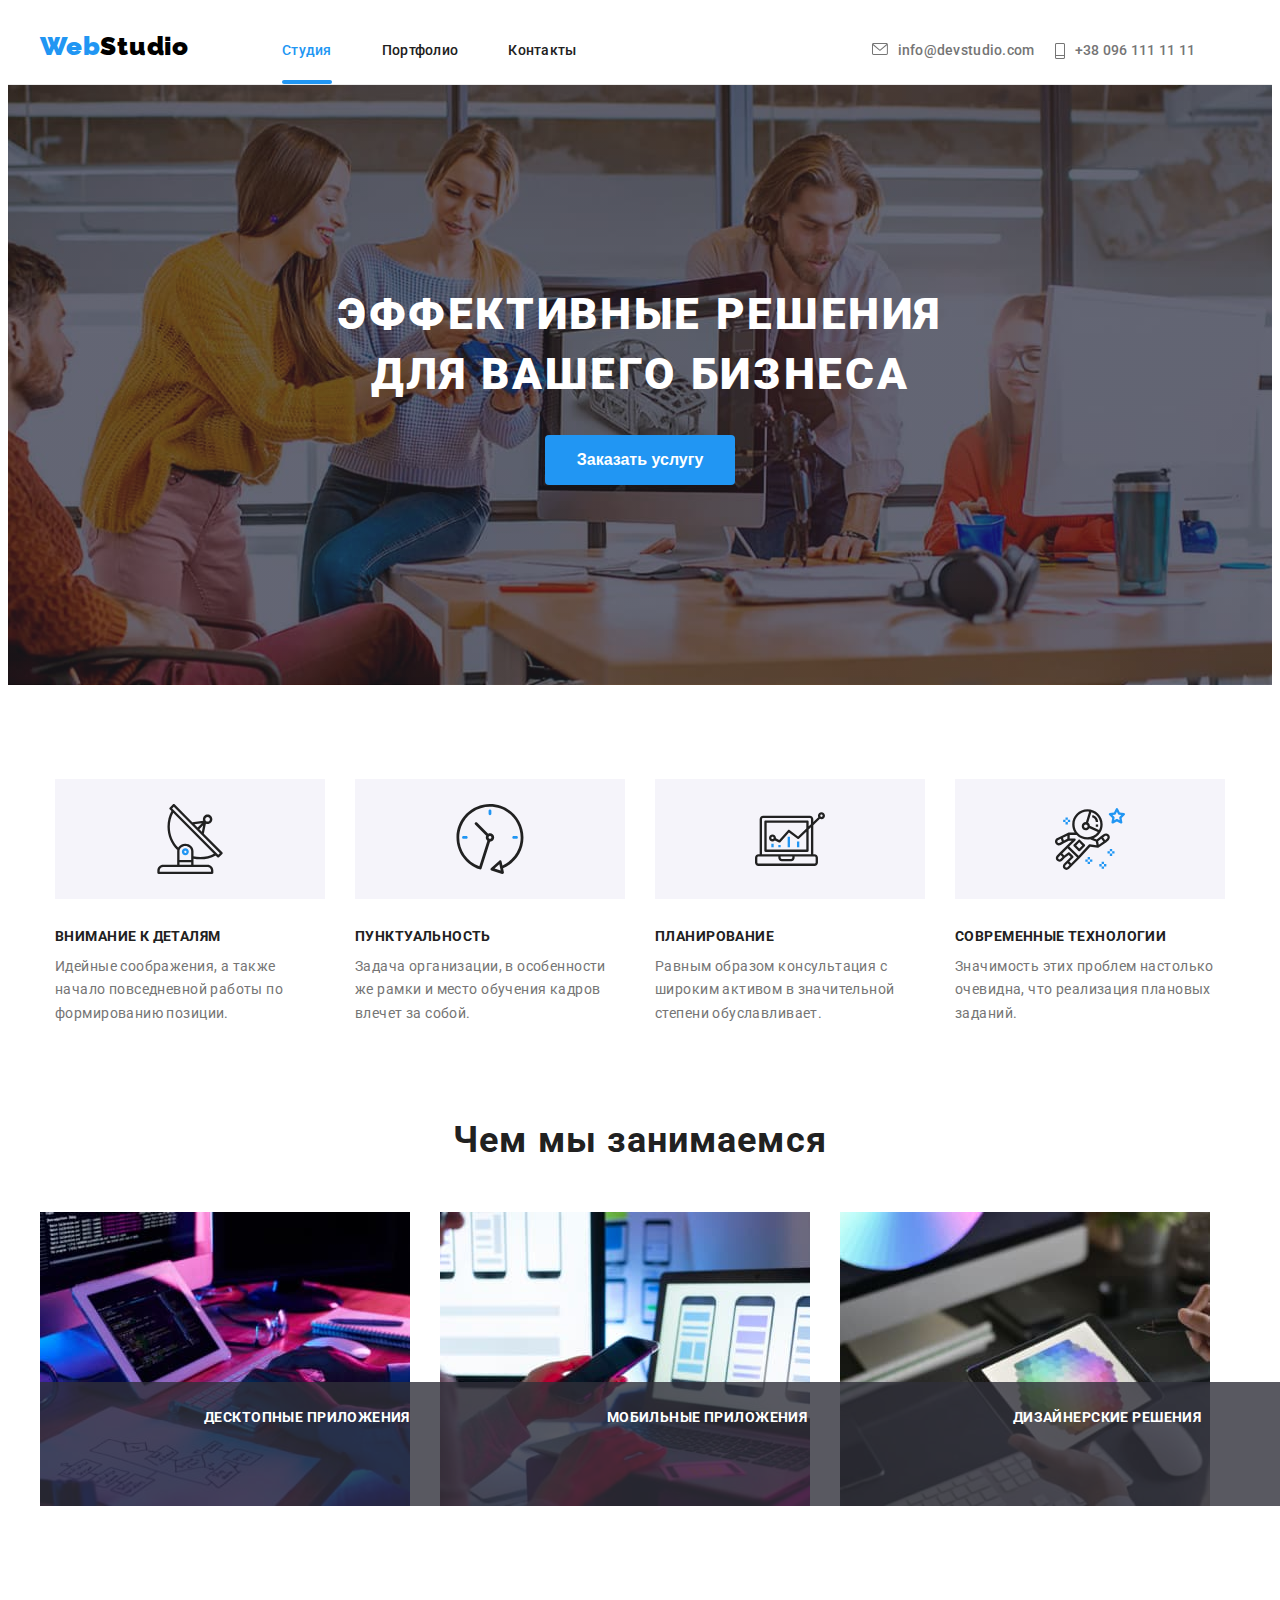
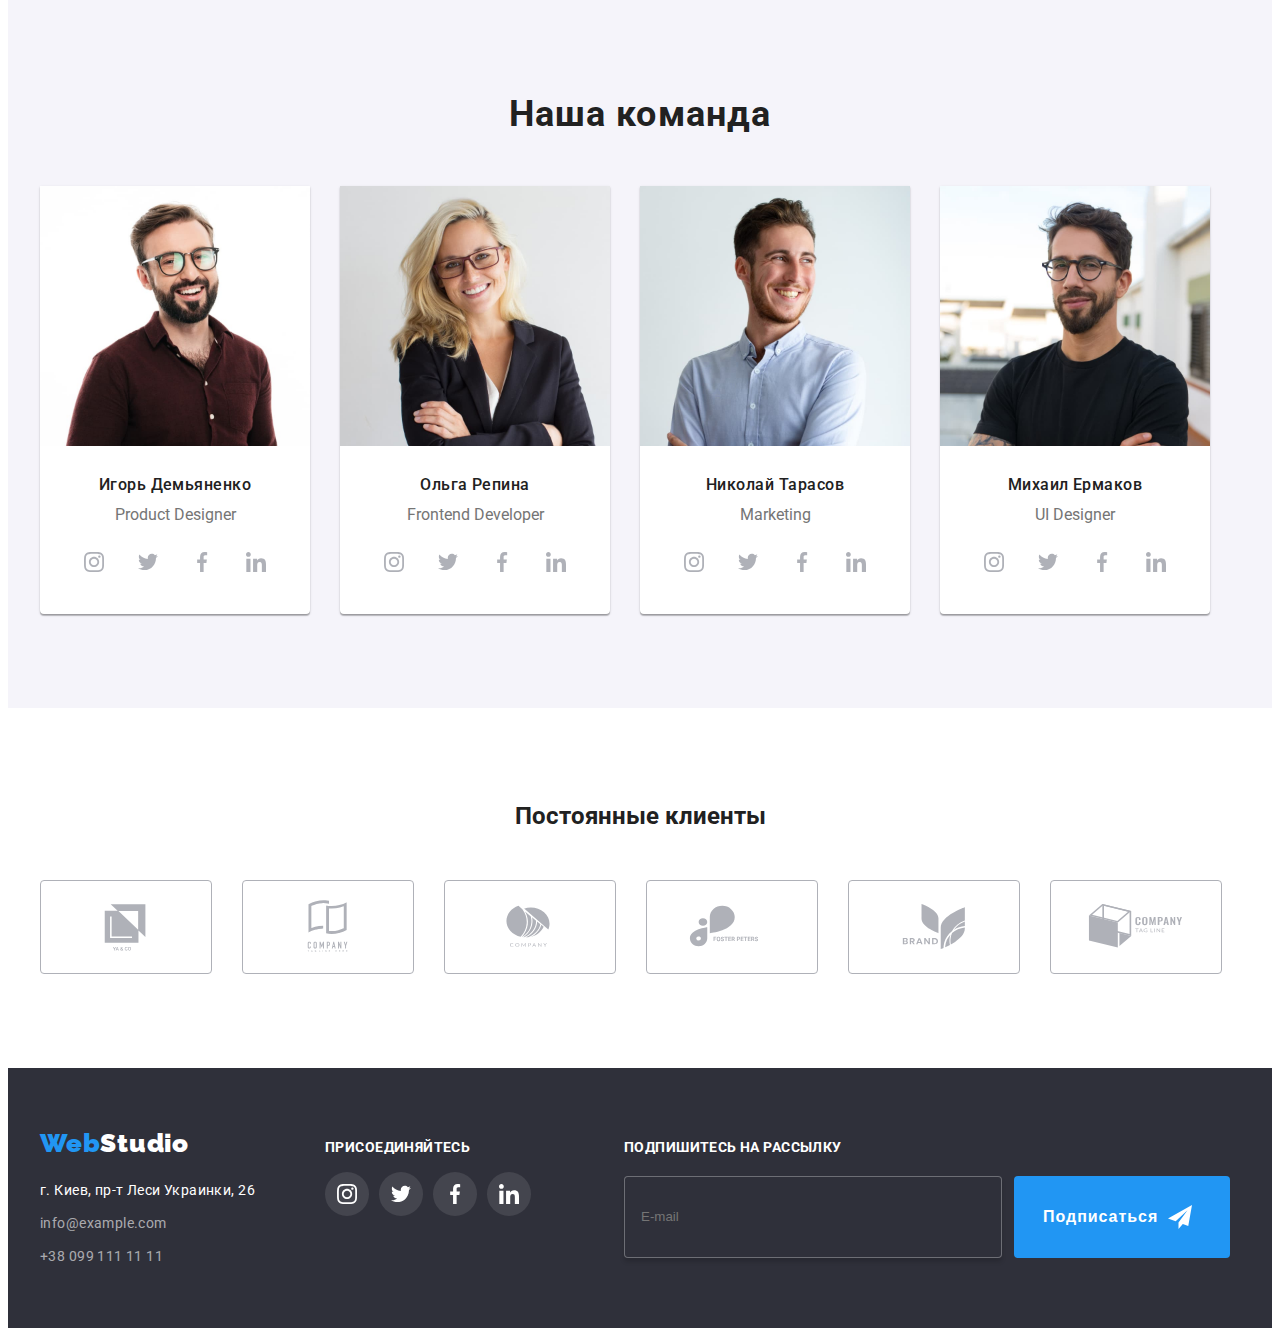
<file: index.html>
<!DOCTYPE html>
<html lang="ru">
<head>
   <meta charset="UTF-8">
   <meta http-equiv="X-UA-Compatible" content="IE=edge">
   <meta name="viewport" content="width=device-width, initial-scale=1.0">
   <title>Home Work 6</title>
   <link rel="preconnect" href="https://fonts.googleapis.com">
   <link rel="preconnect" href="https://fonts.gstatic.com" crossorigin>
   <link href="https://fonts.googleapis.com/css2?family=Raleway:wght@700&family=Roboto:wght@400;500;700;900&display=swap" rel="stylesheet">
   <link rel="stylesheet" href="https://cdnjs.cloudflare.com/ajax/libs/modern-normalize/1.1.0/modern-normalize.min.css" integrity="sha512-wpPYUAdjBVSE4KJnH1VR1HeZfpl1ub8YT/NKx4PuQ5NmX2tKuGu6U/JRp5y+Y8XG2tV+wKQpNHVUX03MfMFn9Q==" crossorigin="anonymous" referrerpolicy="no-referrer" />
   <link rel="stylesheet" href="./css/main.min.css">
</head>  
<body>
   <header class="page-header">
      <div class="container page-header__container">
         <nav class="page-header__info-nav">
            <a class="logo link" href="./index.html"><b style="color:#2196F3">Web<span style="color:#000000;">Studio</span></b></a>
            <ul class="menu__list">
               <li class="list menu__list-item"><a class="link menu__list-item-studio current" href="./index.html">Студия</a></li>
               <li class="list menu__list-item"><a class="link menu__list-item-portfolio" href="./portfolio.html">Портфолио</a></li>
               <li class="list menu__list-item"><a class="link menu__list-item-contact" href="#contacts">Контакты</a></li>
            </ul>
         </nav>   
         <div class="page-header__contact">
            <a class="page-header__contact-email link grey" href="mailto:info@devstudio.com">
               <svg class="page-header__contact-icon" width="16" height="12">
               <use
                  href="./images/symbol-defs.svg#icon-envelope"
               ></use>
               </svg>info@devstudio.com</a>
            <a class="page-header__contact-telephone link grey" href="tel:+380961111111">
               <svg class="page-header__contact-icon" width="10" height="16">
                  <use
                     href="./images/symbol-defs.svg#icon-telephone"
                  ></use>
               </svg>+38 096 111 11 11</a>
         </div>
      </div>   
   </header>
   <main>
      <section class="hero overlay">
         <div class="container">
            <h1 class="hero__title">ЭФФЕКТИВНЫЕ РЕШЕНИЯ ДЛЯ ВАШЕГО БИЗНЕСА</h1>
            <button class="hero__btn" data-modal-open type="button">Заказать услугу</button>
         </div>   
      </section>   
      <section class="skils section">
         <div class="container">
            <ul class="skils__details-list">
               <li class="skils__details-item list">
                  <div class="skils__details-block">
                     <svg class="skils__details-icon" width="70" height="70">
                        <use
                        href="./images/symbol-defs.svg#icon-antenna"
                        ></use>
                      </svg>
                  </div>
                  <h3 class="skils__details-title">ВНИМАНИЕ К ДЕТАЛЯМ</h3>
                  <p class="grey text">
                     Идейные соображения, а также начало повседневной работы по формированию позиции.
                  </p>
               </li> 
               <li class="skils__details-item list">
                  <div class="skils__details-block">
                     <svg class="skils__details-icon" width="70" height="70">
                        <use
                        href="./images/symbol-defs.svg#icon-clock"
                        ></use>
                      </svg>
                  </div>
                  <h3 class="skils__details-title">ПУНКТУАЛЬНОСТЬ</h3>
                  <p class="grey text">
                     Задача организации, в особенности же рамки и место обучения кадров влечет за собой.
                  </p>
               </li>   
               <li class="skils__details-item list note">
                  <div class="skils__details-block">
                     <svg class="skils__details-icon" width="70" height="70">
                        <use
                        href="./images/symbol-defs.svg#icon-diagram"
                        ></use>
                      </svg>
                  </div>
                  <h3 class="skils__details-title">ПЛАНИРОВАНИЕ</h3>
                  <p class="grey text">
                     Равным образом консультация с широким активом в значительной степени обуславливает.
                  </p>
               </li>   
               <li class="skils__details-item list">
                  <div class="skils__details-block">
                     <svg class="skils__details-icon" width="70" height="70">
                        <use
                        href="./images/symbol-defs.svg#icon-astronaut"
                        ></use>
                      </svg>
                  </div>
                  <h3 class="skils__details-title">СОВРЕМЕННЫЕ ТЕХНОЛОГИИ</h3>
                  <p class="grey text">
                     Значимость этих проблем настолько очевидна, что реализация плановых заданий.
                  </p>
               </li> 
            </ul> 
         </div>
      </section>     
      <section class="work-details section">
         <div class="container">
            <h2 class="work title">Чем мы занимаемся</h2>
            <ul class="work-details__gallery-list">
               <li class="list">
                   <div class="work-details__gallery-item-box">
                        <img src="./images/box-1.jpg" alt="руки и компьютер" width="370">
                        <p class="work-details__gallery-item-text">
                            Десктопные приложения
                        </p>
                   </div>
                </li>     
                <li class="list"> 
                    <div class="work-details__gallery-item-box">
                        <img src="./images/box-2.jpg" alt="руки и компьютер" width="370">
                        <p class="work-details__gallery-item-text">
                            Мобильные приложения
                        </p>
                    </div>
                </li>  
                <li class="list"> 
                    <div class="work-details__gallery-item-box">
                        <img src="./images/box-3.jpg" alt="руки и компьютер" width="370">
                        <p class="work-details__gallery-item-text">
                            Дизайнерские решения
                        </p>
                    </div>
                </li> 
            </ul>
         </div>   
      </section>
      <section class="teachers section">
         <div class="container">
            <h2 class="work">Наша команда</h2>
            <ul class="teachers__list">
               <li class="list teachers__item">
                  <img src="./images/img-3.jpg" alt="человек в очках улыбается" width="270" >
                  <div class="teachers__item-names">
                     <h3 class="teachers__item-names-title title">Игорь Демьяненко</h3>
                     <p class="grey workers" lang="en">Product Designer</p>              
                     <ul class="teachers__socials-list list">
                        <li class="teachers__socials-item">
                            <a
                                href=""
                                class="teachers__socials-link link"
                            >
                                <svg class="teachers__socials-icon" width="20" height="20">
                                    <use
                                        href="./images/symbol-defs.svg#icon-instagram-2"></use>
                                </svg>
                            </a>
                        </li>
                        <li class="teachers__socials-item">
                            <a
                                href=""
                                class="teachers__socials-link link"
                            >
                                <svg class="teachers__socials-icon" width="20" height="20">
                                    <use
                                    href="./images/symbol-defs.svg#icon-twitter"
                                    ></use>
                                </svg>
                            </a>
                        </li>
                        <li class="teachers__socials-item">
                            <a
                                href=""
                                class="teachers__socials-link link"
                            >
                                <svg class="teachers__socials-icon" width="20" height="20">
                                    <use
                                    href="./images/symbol-defs.svg#icon-facebook"
                                    ></use>
                                </svg>
                            </a>
                        </li>
                        <li class="teachers__socials-item">
                            <a
                                href=""
                                class="teachers__socials-link link"
                            >
                                <svg class="teachers__socials-icon" width="20" height="20">
                                    <use
                                    href="./images/symbol-defs.svg#icon-linkedin"
                                    ></use>
                                </svg>
                            </a>
                        </li>
                    </ul>
                  </div>
               </li>
               <li class="list teachers__item"> 
                  <img src="./images/img-2.jpg" alt="женщина в очках" width="270" >
                  <div class="teachers__item-names">
                     <h3 class="teachers__item-names-title title">Ольга Репина</h3>
                     <p class="grey workers" lang="en">Frontend Developer</p>
                     <ul class="teachers__socials-list list">
                        <li class="teachers__socials-item">
                            <a
                                href=""
                                class="teachers__socials-link link"
                            >
                                <svg class="teachers__socials-icon" width="20" height="20">
                                    <use
                                        href="./images/symbol-defs.svg#icon-instagram-2"></use>
                                </svg>
                            </a>
                        </li>
                        <li class="teachers__socials-item">
                            <a
                                href=""
                                class="teachers__socials-link link"
                            >
                                <svg class="teachers__socials-icon" width="20" height="20">
                                    <use
                                    href="./images/symbol-defs.svg#icon-twitter"
                                    ></use>
                                </svg>
                            </a>
                        </li>
                        <li class="teachers__socials-item">
                            <a
                                href=""
                                class="teachers__socials-link link"
                            >
                                <svg class="teachers__socials-icon" width="20" height="20">
                                    <use
                                    href="./images/symbol-defs.svg#icon-facebook"
                                    ></use>
                                </svg>
                            </a>
                        </li>
                        <li class="teachers__socials-item">
                            <a
                                href=""
                                class="teachers__socials-link link"
                            >
                                <svg class="teachers__socials-icon" width="20" height="20">
                                    <use
                                    href="./images/symbol-defs.svg#icon-linkedin"
                                    ></use>
                                </svg>
                            </a>
                        </li>
                    </ul>
                  </div>
               </li>
               <li class="list teachers__item">
                  <img src="./images/img-1.jpg" alt="человек  улыбается" width="270">
                  <div class="teachers__item-names">
                     <h3 class="teachers__item-names-title title">Николай Тарасов</h3>
                     <p class="grey workers" lang="en">Marketing</p>
                     <ul class="teachers__socials-list list">
                        <li class="teachers__socials-item">
                            <a
                                href=""
                                class="teachers__socials-link link"
                            >
                                <svg class="teachers__socials-icon" width="20" height="20">
                                    <use
                                        href="./images/symbol-defs.svg#icon-instagram-2"></use>
                                </svg>
                            </a>
                        </li>
                        <li class="teachers__socials-item">
                            <a
                                href=""
                                class="teachers__socials-link link"
                            >
                                <svg class="teachers__socials-icon" width="20" height="20">
                                    <use
                                    href="./images/symbol-defs.svg#icon-twitter"
                                    ></use>
                                </svg>
                            </a>
                        </li>
                        <li class="teachers__socials-item">
                            <a
                                href=""
                                class="teachers__socials-link link"
                            >
                                <svg class="teachers__socials-icon" width="20" height="20">
                                    <use
                                    href="./images/symbol-defs.svg#icon-facebook"
                                    ></use>
                                </svg>
                            </a>
                        </li>
                        <li class="teachers__socials-item">
                            <a
                                href=""
                                class="teachers__socials-link link"
                            >
                                <svg class="teachers__socials-icon" width="20" height="20">
                                    <use
                                    href="./images/symbol-defs.svg#icon-linkedin"
                                    ></use>
                                </svg>
                            </a>
                        </li>
                    </ul>
                  </div>          
               </li>   
               <li class="list teachers__item">
                  <img src="./images/img.jpg" alt="человек в очках улыбается" width="270" >
                  <div class="teachers__item-names">
                     <h3 class="teachers__item-names-title title">Михаил Ермаков</h3>
                     <p class="grey workers" lang="en">UI Designer</p>
                     <ul class="teachers__socials-list list">
                        <li class="teachers__socials-item">
                            <a
                                href=""
                                class="teachers__socials-link link"
                            >
                                <svg class="teachers__socials-icon" width="20" height="20">
                                    <use
                                        href="./images/symbol-defs.svg#icon-instagram-2"></use>
                                </svg>
                            </a>
                        </li>
                        <li class="teachers__socials-item">
                            <a
                                href=""
                                class="teachers__socials-link link"
                            >
                                <svg class="teachers__socials-icon" width="20" height="20">
                                    <use
                                    href="./images/symbol-defs.svg#icon-twitter"
                                    ></use>
                                </svg>
                            </a>
                        </li>
                        <li class="teachers__socials-item">
                            <a
                                href=""
                                class="teachers__socials-link link"
                            >
                                <svg class="teachers__socials-icon" width="20" height="20">
                                    <use
                                    href="./images/symbol-defs.svg#icon-facebook"
                                    ></use>
                                </svg>
                            </a>
                        </li>
                        <li class="teachers__socials-item">
                            <a
                                href=""
                                class="teachers__socials-link link"
                            >
                                <svg class="teachers__socials-icon" width="20" height="20">
                                    <use
                                    href="./images/symbol-defs.svg#icon-linkedin"
                                    ></use>
                                </svg>
                            </a>
                        </li>
                    </ul>
                  </div>
               </li>  
            </ul>
         </div>    
      </section>
      <section class="clients section">
         <div class="container">
            <h2 class="clients__title">Постоянные клиенты</h2>
            <ul class="clients__socials-list list">
               <li class="clients__socials-item">
                  <a
                      href=""
                      class="clients__socials-link link"
                  >
                      <svg class="clients__socials-icon" width="106" height="60">
                          <use
                          href="./images/symbol-defs.svg#icon-Logo1"
                          ></use>
                      </svg>
                  </a>
              </li>
               <li class="clients__socials-item">
                  <a
                      href=""
                      class="clients__socials-link link"
                  >
                      <svg class="clients__socials-icon" width="106" height="60">
                          <use
                          href="./images/symbol-defs.svg#icon-Logo2"
                          ></use>
                      </svg>
                  </a>
              </li>
               <li class="clients__socials-item">
                  <a
                      href=""
                      class="clients__socials-link link"
                  >
                      <svg class="clients__socials-icon" width="106" height="60">
                          <use
                          href="./images/symbol-defs.svg#icon-Logo3"
                          ></use>
                      </svg>
                  </a>
              </li>
               <li class="clients__socials-item">
                  <a
                      href=""
                      class="clients__socials-link link"
                  >
                      <svg class="clients__socials-icon" width="106" height="60">
                          <use
                          href="./images/symbol-defs.svg#icon-Logo4"
                          ></use>
                      </svg>
                  </a>
              </li>
               <li class="clients__socials-item">
                  <a
                      href=""
                      class="clients__socials-link link"
                  >
                      <svg class="clients__socials-icon" width="106" height="60">
                          <use
                          href="./images/symbol-defs.svg#icon-Logo5"
                          ></use>
                      </svg>
                  </a>
              </li>
              <li class="clients__socials-item">
                  <a
                      href=""
                      class="clients__socials-link link"
                  >
                      <svg class="clients__socials-icon" width="106" height="60">
                          <use
                          href="./images/symbol-defs.svg#icon-Logo6"
                          ></use>
                      </svg>
                  </a>
              </li>
           </ul>
            
         </div>    
      </section>
   </main>
   <footer class="page-footer" id="contacts">
        <div class="container page-footer__container">
            <div class="page-footer__contact">
                <a class="page-footer__logo link" href="./index.html"><b style="color:#2196F3">Web<span style="color:#ffffff;">Studio</span></b></a>
                <address class="page-footer__address white">
                    г. Киев, пр-т Леси Украинки, 26
                </address>
                <a class="link page-footer__contact-info page-footer__email" href="mailto:info@example.com">info@example.com</a>
                <a class="link page-footer__contact-info" href="tel:+380991111111">+38 099 111 11 11</a>
            </div>
            <section class="page-footer__social">
                <h3 class="page-footer__social-title white ">присоединяйтесь</h3>
                <ul class="page-footer__socials-list list">
                    <li class="page-footer__socials-item">
                            <a
                                href=""
                                class="page-footer__socials-link link"
                            >
                                <svg class="page-footer__socials-icon" width="20" height="20">
                                <use
                                        href="./images/symbol-defs.svg#icon-instagram-2"></use>
                                </svg>
                            </a>
                    </li>
                    <li class="page-footer__socials-item">
                            <a
                                href=""
                                class="page-footer__socials-link link"
                            >
                                <svg class="page-footer__socials-icon" width="20" height="20">
                                <use
                                href="./images/symbol-defs.svg#icon-twitter"
                                ></use>
                                </svg>
                            </a>
                    </li>
                    <li class="page-footer__socials-item">
                            <a
                                href=""
                                class="page-footer__socials-link link"
                            >
                                <svg class="page-footer__socials-icon" width="20" height="20">
                                <use
                                href="./images/symbol-defs.svg#icon-facebook"
                                ></use>
                                </svg>
                            </a>
                    </li>
                    <li class="page-footer__socials-item">
                            <a
                                href=""
                                class="page-footer__socials-link link"
                            >
                                <svg class="page-footer__socials-icon" width="20" height="20">
                                <use
                                href="./images/symbol-defs.svg#icon-linkedin"
                                ></use>
                                </svg>
                            </a>
                    </li>
                </ul>
            </section>
            <section class="page-footer__client">
                <h3 class="page-footer__title white ">Подпишитесь на рассылку</h3>
                <div class="confirmation-email">
                    <span>
                        <input
                            type="email"
                            name="email-confirmation"
                            id="email-confirmation"
                            class="footer-input"
                            placeholder="E-mail"/> 
                    </span>        
                    <button class="page-footer__btn-email" type="submit">Подписаться
                        <span>
                            <svg class="page-footer__icon" width="24" height="24">
                                <use href="./images/symbol-defs.svg#icon-icon-send"></use>
                            </svg> 
                        </span>
                    </button>    
                </div>
            </section>
        </div>   
   </footer>
   <div class="backdrop is-hidden" data-modal>
       <div class="modal">
           <button type="button" class="modal-btn" data-modal-close>
                <svg class="clients-socials-icon" width="18" height="18">
                    <use
                    href="./images/symbol-defs.svg#icon-close-black"
                    ></use>
                </svg>
           </button>
           <p class="modal-title">Оставьте свои данные, мы вам перезвоним</p>
           <form action="#">
               <div class="modal-contact-form">
                    <label class="modal-label" for="name"
                       >Имя</label>
                    <span class="input-wrap">
                        <input
                            type="text"
                            name="name"
                            id="name"
                            class="modal-input"/>
                        <svg class="modal-input-icon" width="18" height="18">
                            <use href="./images/symbol-defs.svg#icon-person"></use>
                        </svg>
                    </span>
               </div>
               <div class="modal-contact-form">
                <label class="modal-label" for="tel"
                    >Телефон</label>
                    <span class="input-wrap">
                        <input
                            type="tel"
                            name="tel"
                            id="tel"
                            class="modal-input"/>
                        <svg class="modal-input-icon" width="18" height="18">
                            <use href="./images/symbol-defs.svg#icon-phone"></use>
                        </svg>
                    </span>
                </div>
               <div class="modal-contact-form">
                   <label class="modal-label" for="email"
                       >Почта</label>
                    <span class="input-wrap">
                        <input
                            type="email"
                            name="email"
                            id="email"
                            class="modal-input"/>
                        <svg class="modal-input-icon" width="18" height="18">
                            <use href="./images/symbol-defs.svg#icon-email"></use>
                        </svg>
                    </span>    
               </div>
               <div class="modal-contact-form">
                   <label class="modal-label" for="сomment"
                       >Комментарий</label>
                   <textarea
                       name="comment"
                       id="comment"
                       class="modal-text"
                       placeholder="Введите текст"
                   ></textarea>
               </div>
               <div class="modal-contact-form">
                   <input type="checkbox" class="input-check vissually-hidden" id="input-check" value="yes" name="policy">
                   <label for="input-check" class="check-text ">
                       <span>
                            <svg class="input-icon-check" width="11" height="8">
                                <use href="./images/symbol-defs.svg#icon-check"></use>
                            </svg> 
                        </span>
                   Соглашаюсь с рассылкой и принимаю<a href="" class="check-link">Условия договора</a></label>
               </div>
               <button class="form__btn-contact" type="submit">Отправить</button>
           </form>
       </div>
   </div>
   <script src="js/modal.js"></script>
</body>
</html>
</file>
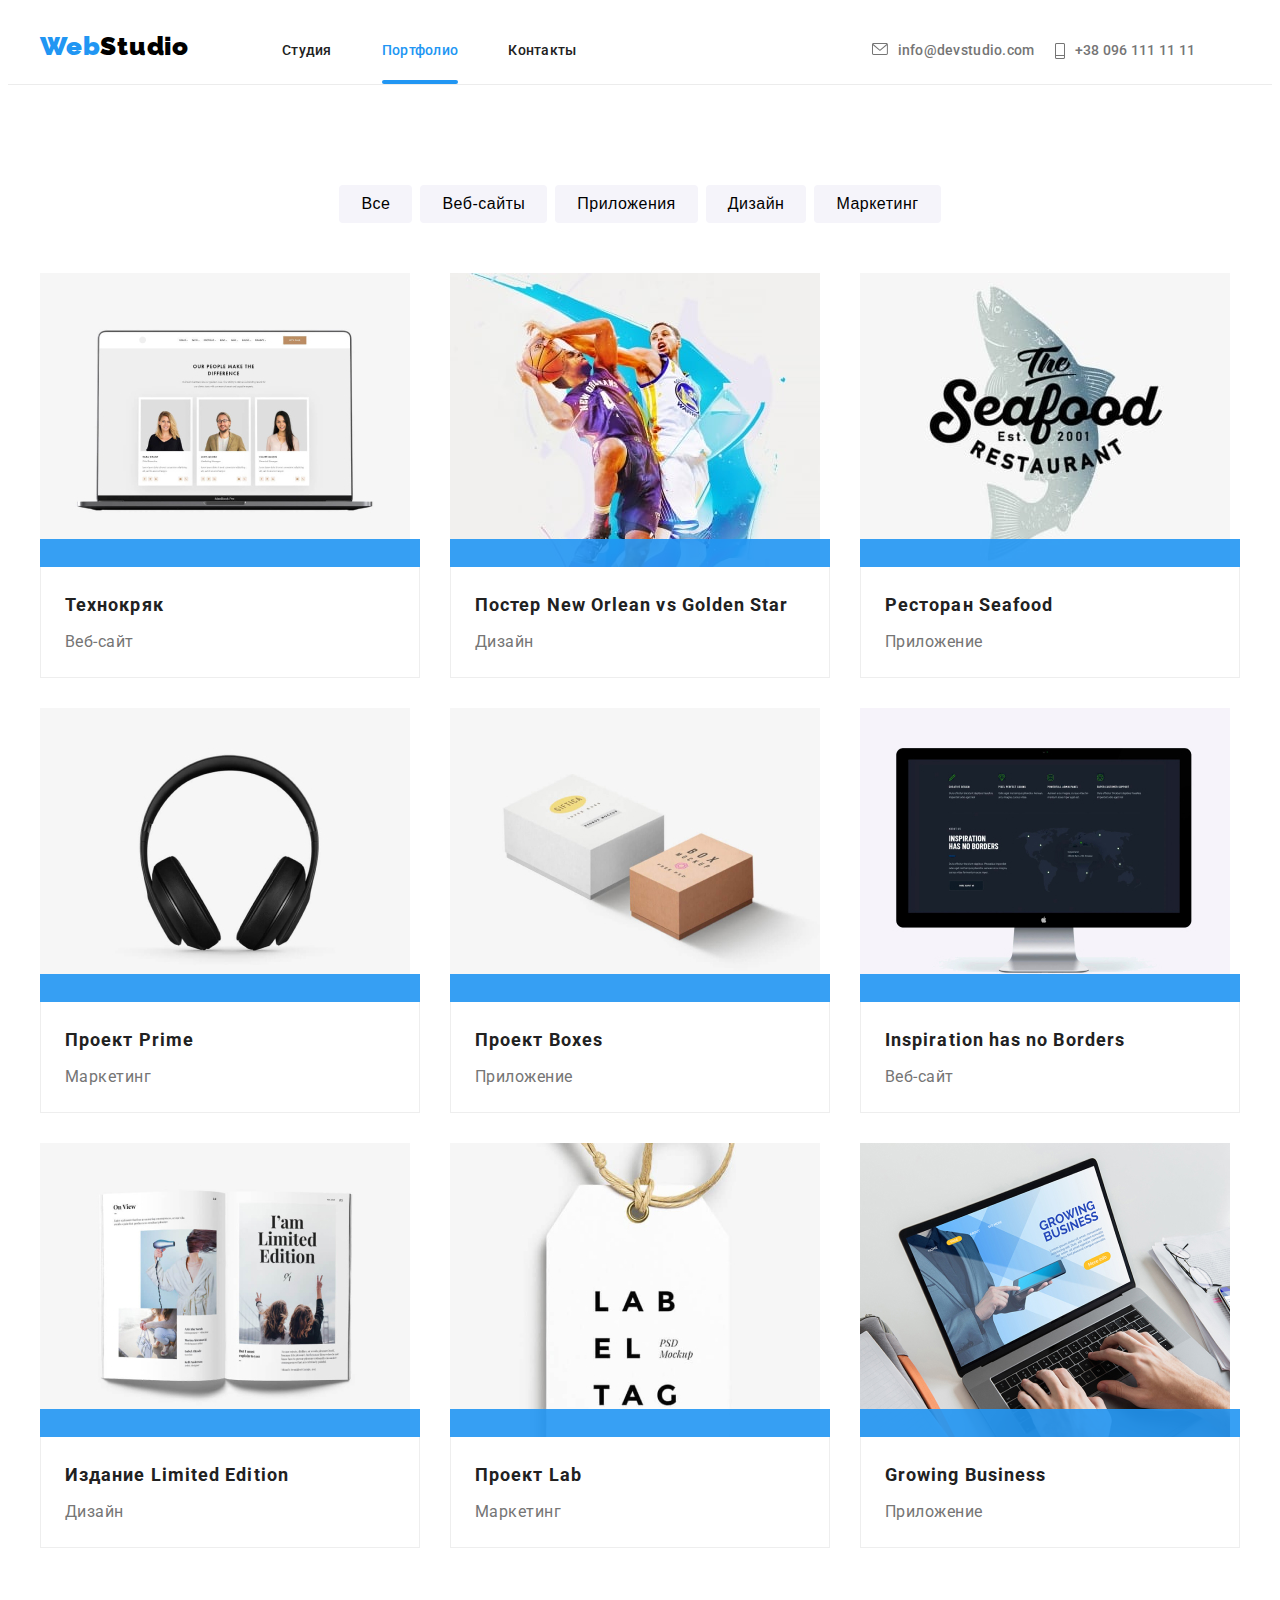
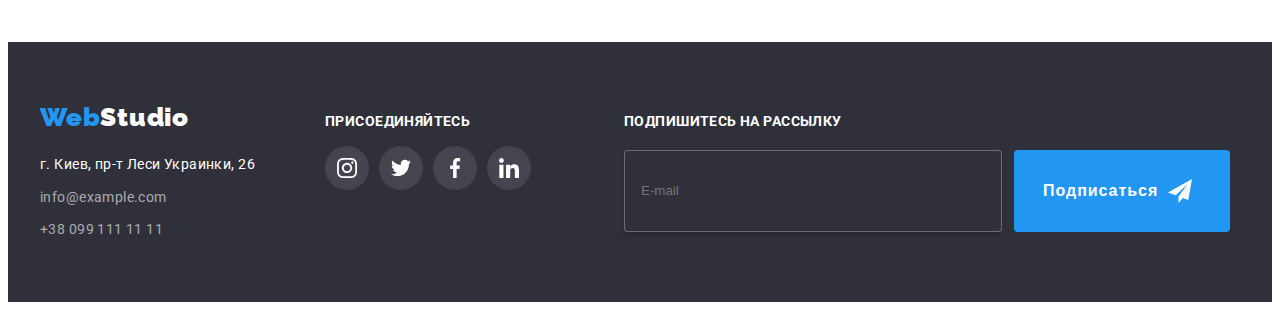
<file: portfolio.html>
<!DOCTYPE html>
<html lang="ru">
<head>
   <meta charset="UTF-8">
   <meta http-equiv="X-UA-Compatible" content="IE=edge">
   <meta name="viewport" content="width=device-width, initial-scale=1.0">
   <title>Home Work 6</title>
   <link rel="preconnect" href="https://fonts.googleapis.com">
   <link rel="preconnect" href="https://fonts.gstatic.com" crossorigin>
   <link href="https://fonts.googleapis.com/css2?family=Raleway:wght@700&family=Roboto:wght@400;500;700;900&display=swap" rel="stylesheet">
   <link rel="stylesheet" href="https://cdnjs.cloudflare.com/ajax/libs/modern-normalize/1.1.0/modern-normalize.min.css" integrity="sha512-wpPYUAdjBVSE4KJnH1VR1HeZfpl1ub8YT/NKx4PuQ5NmX2tKuGu6U/JRp5y+Y8XG2tV+wKQpNHVUX03MfMFn9Q==" crossorigin="anonymous" referrerpolicy="no-referrer" />
   <link rel="stylesheet" href="css/main.min.css">

</head>
<body>
   <header class="page-header">
      <div class="container page-header__container">
         <nav class="page-header__info-nav">
            <a class="logo link" href="./index.html"><b style="color:#2196F3">Web<span style="color:#000000;">Studio</span></b></a>
            <ul class="menu__list">
               <li class="list menu__list-item"><a class="link menu__list-item-studio " href="./index.html">Студия</a></li>
               <li class="list menu__list-item"><a class="link menu__list-item-portfolio current" href="./portfolio.html">Портфолио</a></li>
               <li class="list menu__list-item"><a class="link menu__list-item-contact" href="#contacts">Контакты</a></li>
            </ul>
         </nav>   
         <div class="page-header__contact">
            <a class="page-header__contact-email link grey" href="mailto:info@devstudio.com">
               <svg class="page-header__contact-icon" width="16" height="12">
               <use
                  href="./images/symbol-defs.svg#icon-envelope"
               ></use>
               </svg>info@devstudio.com</a>
            <a class="page-header__contact-telephone link grey" href="tel:+380961111111">
               <svg class="page-header__contact-icon" width="10" height="16">
                  <use
                     href="./images/symbol-defs.svg#icon-telephone"
                  ></use>
               </svg>+38 096 111 11 11</a>
         </div>
      </div>   
   </header>
   <main class="main__portfolio"> 
         <section class="portfolio">  
            <div class="container container-portfolio"> 
               <h2 class="vissually-hidden">наши работы</h2>    
               <ul class="main__portfolio-nav list">
                     <li class="main__portfolio-nav-item"><button class="btn__nav" type="button">Все</button></li>
                     <li class="main__portfolio-nav-item"><button class="btn__nav" type="button" >Веб-сайты</button></li>
                     <li class="main__portfolio-nav-item"><button class="btn__nav" type="button" >Приложения</button></li>
                     <li class="main__portfolio-nav-item"><button class="btn__nav" type="button" >Дизайн</button></li>
                     <li class="main__portfolio-nav-item"><button class="btn__nav" type="button" >Маркетинг</button></li>
               </ul>
               <ul class="main__information-project-details list">
                  <li class="main__information-project-item">
                     <a class="link" href="#">
                        <div class="main__information-project-item-card">   
                           <img src="./images/img4.jpg" alt="Три человека" width="370" >
                           <p class="main__information-project-item-text">
                              Технокряк это современная площадка распространения коронавируса. Компании используют эту платформу для цифрового шпионажа и атак на защищённые сервера конкурентов.
                           </p>
                        </div>
                        <div class="main__information-project-item-border">
                           <h3 class="main__information-project-item-title">Технокряк</h3>
                           <p class="grey detail">Веб-сайт</p>
                        </div>
                     </a>
                  </li>
                  <li class="main__information-project-item">
                     <a class="link" href="#">
                        <div class="main__information-project-item-card">
                           <img src="./images/img5.jpg" alt="два человека играют в баскетбол"  width="370" >
                           <p class="main__information-project-item-text">
                           Технокряк это современная площадка распространения коронавируса. Компании используют эту платформу для цифрового шпионажа и атак на защищённые сервера конкурентов.
                           </p>
                        </div>   
                        <div class="main__information-project-item-border">
                           <h3 class="main__information-project-item-title">Постер New Orlean vs Golden Star</h3>
                           <p class="grey detail">Дизайн</p>
                        </div>
                     </a>
                  </li>
                  <li class="main__information-project-item">
                     <a class="link" href="#">
                        <div class="main__information-project-item-card">
                           <img src="./images/img6.jpg" alt="логотип морского ресторана"  width="370" >
                            <p class="main__information-project-item-text">
                              Технокряк это современная площадка распространения коронавируса. Компании используют эту платформу для цифрового шпионажа и атак на защищённые сервера конкурентов.
                           </p>
                        </div>  
                        <div class="main__information-project-item-border">
                           <h3 class="main__information-project-item-title">Ресторан Seafood</h3>
                           <p class="grey detail">Приложение</p>
                        </div>
                     </a>
                  </li>   
                  <li class="main__information-project-item">
                     <a class="link" href="#">
                        <div class="main__information-project-item-card">
                           <img src="./images/img7.jpg" alt="наушники"  width="370" >
                           <p class="main__information-project-item-text">
                              Технокряк это современная площадка распространения коронавируса. Компании используют эту платформу для цифрового шпионажа и атак на защищённые сервера конкурентов.
                           </p>
                        </div>   
                        <div class="main__information-project-item-border">
                           <h3 class="main__information-project-item-title">Проект Prime</h3>
                           <p class="grey detail">Маркетинг</p>
                        </div>
                     </a>
                  </li>  
                  <li class="main__information-project-item">
                     <a class="link" href="#">
                        <div class="main__information-project-item-card">
                           <img src="./images/img8.jpg" alt="две коробки"  width="370" >
                           <p class="main__information-project-item-text">
                              Технокряк это современная площадка распространения коронавируса. Компании используют эту платформу для цифрового шпионажа и атак на защищённые сервера конкурентов.
                           </p>
                        </div>
                        <div class="main__information-project-item-border">
                           <h3 class="main__information-project-item-title">Проект Boxes</h3>
                           <p class="grey detail">Приложение</p>
                        </div>
                     </a>  
                  </li>
                  <li class="main__information-project-item">
                     <a class="link" href="#">
                        <div class="main__information-project-item-card">
                           <img src="./images/img9.jpg" alt="рабочий стол"  width="370" >
                           <p class="main__information-project-item-text">
                              Технокряк это современная площадка распространения коронавируса. Компании используют эту платформу для цифрового шпионажа и атак на защищённые сервера конкурентов.
                            </p>
                        </div>
                        <div class="main__information-project-item-border">
                           <h3 class="main__information-project-item-title" lang="en">Inspiration has no Borders</h3>
                           <p class="grey detail">Веб-сайт</p>
                        </div>
                     </a>  
                  </li>
                  <li class="main__information-project-item">
                     <a class="link" href="#">
                        <div class="main__information-project-item-card">
                           <img src="./images/img10.jpg" alt="открытая книга"  width="370" >
                           <p class="main__information-project-item-text">
                              Технокряк это современная площадка распространения коронавируса. Компании используют эту платформу для цифрового шпионажа и атак на защищённые сервера конкурентов.
                           </p>
                        </div>   
                        <div class="main__information-project-item-border">
                           <h3 class="main__information-project-item-title">Издание Limited Edition</h3>
                           <p class="grey detail">Дизайн</p>
                        </div>
                     </a>   
                  </li>   
                  <li class="main__information-project-item">
                     <a class="link" href="#">
                        <div class="main__information-project-item-card">
                           <img src="./images/img11.jpg" alt="метка"  width="370" >
                              <p class="main__information-project-item-text">
                                 Технокряк это современная площадка распространения коронавируса. Компании используют эту платформу для цифрового шпионажа и атак на защищённые сервера конкурентов.
                              </p>
                        </div>
                        <div class="main__information-project-item-border">
                           <h3 class="main__information-project-item-title">Проект Lab</h3>
                           <p class="grey detail">Маркетинг</p>
                        </div>
                     </a> 
                  </li>  
                  <li class="main__information-project-item">
                    <a class="link" href="#">
                        <div class="main__information-project-item-card">
                           <img src="./images/img12.jpg" alt="ноутбук" width="370" >
                           <p class="main__information-project-item-text">
                              Технокряк это современная площадка распространения коронавируса. Компании используют эту платформу для цифрового шпионажа и атак на защищённые сервера конкурентов.
                           </p>
                        </div>   
                        <div class="main__information-project-item-border">
                           <h3 class="main__information-project-item-title" lang="en">Growing Business</h3>
                           <p class="grey detail">Приложение</p>
                        </div>
                     </a> 
                  </li>  
               </ul>
            </div> 
         </section>      
   </main>
   <footer class="page-footer" id="contacts">
      <div class="container page-footer__container">
          <div class="page-footer__contact">
              <a class="page-footer__logo link" href="./index.html"><b style="color:#2196F3">Web<span style="color:#ffffff;">Studio</span></b></a>
              <address class="page-footer__address white">
                  г. Киев, пр-т Леси Украинки, 26
              </address>
              <a class="link page-footer__contact-info page-footer__email" href="mailto:info@example.com">info@example.com</a>
              <a class="link page-footer__contact-info" href="tel:+380991111111">+38 099 111 11 11</a>
          </div>
          <section class="page-footer__social">
              <h3 class="page-footer__social-title white ">присоединяйтесь</h3>
              <ul class="page-footer__socials-list list">
                  <li class="page-footer__socials-item">
                          <a
                              href=""
                              class="page-footer__socials-link link"
                          >
                              <svg class="page-footer__socials-icon" width="20" height="20">
                              <use
                                      href="./images/symbol-defs.svg#icon-instagram-2"></use>
                              </svg>
                          </a>
                  </li>
                  <li class="page-footer__socials-item">
                          <a
                              href=""
                              class="page-footer__socials-link link"
                          >
                              <svg class="page-footer__socials-icon" width="20" height="20">
                              <use
                              href="./images/symbol-defs.svg#icon-twitter"
                              ></use>
                              </svg>
                          </a>
                  </li>
                  <li class="page-footer__socials-item">
                          <a
                              href=""
                              class="page-footer__socials-link link"
                          >
                              <svg class="page-footer__socials-icon" width="20" height="20">
                              <use
                              href="./images/symbol-defs.svg#icon-facebook"
                              ></use>
                              </svg>
                          </a>
                  </li>
                  <li class="page-footer__socials-item">
                          <a
                              href=""
                              class="page-footer__socials-link link"
                          >
                              <svg class="page-footer__socials-icon" width="20" height="20">
                              <use
                              href="./images/symbol-defs.svg#icon-linkedin"
                              ></use>
                              </svg>
                          </a>
                  </li>
              </ul>
          </section>
          <section class="page-footer__client">
              <h3 class="page-footer__title white ">Подпишитесь на рассылку</h3>
              <div class="confirmation-email">
                  <span>
                      <input
                          type="email"
                          name="email-confirmation"
                          id="email-confirmation"
                          class="footer-input"
                          placeholder="E-mail"/> 
                  </span>        
                  <button class="page-footer__btn-email" type="submit">Подписаться
                      <span>
                          <svg class="page-footer__icon" width="24" height="24">
                              <use href="./images/symbol-defs.svg#icon-icon-send"></use>
                          </svg> 
                      </span>
                  </button>    
              </div>
          </section>
      </div>   
 </footer>

</body>
</html>
</file>
<file: css/main.min.css>
:root{--primary-text-color: #212121;--special-color: #2196f3;--color-contact: #757575;--color-light: #ffffff;--color-of-details: #ececec;--color-background: #f5f4fa;--color-image: #2f303a;--color-footer-contact: rgba(255, 255, 255, 0.6);--color-border: #eeeeee;--color-footer-social: #44454e;--color-teachers-social: #afb1b8;--color-details-info: #e5e5e5}body{font-family:'Roboto', sans-serif;color:var(--primary-text-color)}.link{text-decoration:none;transition:color 250ms cubic-bezier(0.4, 0, 0.2, 1),background-color 250ms cubic-bezier(0.4, 0, 0.2, 1)}.vissually-hidden{position:absolute;white-space:nowrap;width:1px;height:1px;overflow:hidden;border:0;padding:0;clip:rect(0 0 0 0);clip-path:inset(50%);margin:-1px}.grey{color:var(--color-contact)}.white{color:var(--color-light)}p,h1,h2,h3,h4,h5,h6{margin:0}img{display:block;max-width:100%;height:auto}ul{list-style-type:none;margin:0;padding:0}.container{width:1200px;padding-left:15px;padding-right:15px;margin-left:auto;margin-right:auto}.backdrop{position:fixed;width:100vw;height:100vh;background-color:rgba(0,0,0,0.2);top:0}.modal{position:absolute;min-width:528px;min-height:581px;background-color:var(--color-light);box-shadow:0px 2px 1px rgba(0,0,0,0.2),1px 0px 1px rgba(0,0,0,0.14),3px 0px 1px rgba(0,0,0,0.12);border-radius:4px;top:50%;left:50%;transform:translate(-50%, -50%);padding:40px;text-align:center}.is-hidden{visibility:hidden;opacity:0;pointer-events:none}.modal-btn{display:flex;align-items:center;background-color:var(--color-light);border-color:rgba(0,0,0,0.1);border-radius:50px;width:30px;height:30px;position:absolute;right:8px;top:8px;padding:6px;transition:fill 250ms cubic-bezier(0.4, 0, 0.2, 1)}.modal-btn:hover{fill:var(--special-color)}.modal-title{font-weight:700;font-size:20px;line-height:1.15;letter-spacing:0.03em;text-align:center;color:var(--primary-text-color);margin-bottom:12px}.modal-label{display:block;margin-bottom:4px;font-size:12px;line-height:1.2;font-weight:400;letter-spacing:0.01em;color:var(--color-contact);text-align:start}.modal-input-icon{position:absolute;top:20%;left:15px;transition:fill 250ms cubic-bezier(0.4, 0, 0.2, 1)}.modal-input{width:100%;height:40px;background-color:transparent;border:1px solid rgba(33,33,33,0.2);border-radius:4px;padding-left:42px;outline:none;margin-bottom:10px;transition:border-color 250ms cubic-bezier(0.4, 0, 0.2, 1)}.modal-input:focus{border-color:var(--special-color)}.modal-input:focus+.modal-input-icon{fill:var(--special-color)}.modal-text{width:100%;height:120px;background-color:transparent;border:1px solid rgba(33,33,33,0.2);border-radius:5px;resize:none;padding:12px 16px;margin-bottom:20px}.input-wrap{display:block;position:relative}.check-text{font-size:14px;line-height:1.2;color:var(--color-contact);display:flex;position:relative}.check-link{color:var(--special-color);margin-left:5px}.check-text span{width:16px;height:15px;border:2px solid var(--primary-text-color);border-radius:2px;margin-right:9px;display:flex;align-items:center;justify-content:center;transition:background-color 250ms cubic-bezier(0.4, 0, 0.2, 1),border 250ms cubic-bezier(0.4, 0, 0.2, 1)}.input-check:checked+.check-text span{background-color:var(--special-color);border:none}.input-icon-check{fill:var(--color-light)}.form__btn-contact{color:var(--color-light);font-size:16px;line-height:1.87;font-weight:400;letter-spacing:0.06em;padding:10px 55px;border:none;border-radius:4px;background-color:var(--special-color);box-shadow:0px 4px 4px rgba(0,0,0,0.15);margin-top:30px}.page-header{display:flex;justify-content:space-evenly;border-bottom:solid 1px var(--color-of-details);padding-top:24px}.page-header__container{display:flex;align-items:baseline}.page-header__info-nav{display:flex;align-items:baseline}.logo{font-size:26px;font-family:'Raleway', sans-serif;letter-spacing:0.03em;font-weight:700;line-height:1.15}.menu__list{display:flex;align-items:center;margin-right:295px}.menu__list .list:first-child{margin-left:93px}.menu__list .list:not(:last-child){margin-right:50px}.menu__list .current::after{color:var(--special-color);content:'';height:4px;width:100%;background-color:var(--special-color);border-radius:2px;display:block;position:absolute;bottom:0}.menu__list .link{padding-bottom:25px}.menu__list .link:hover,.menu__list .link:focus{color:var(--special-color)}.menu__list-item{position:relative;padding-bottom:25px}.page-header__contact{display:flex;align-items:center}.page-header__contact .link:hover,.page-header__contact .link:focus{color:var(--special-color)}.menu__list-item-studio,.menu__list-item-portfolio,.menu__list-item-contact{color:var(--primary-text-color);font-weight:500;font-size:14px;line-height:1.14;letter-spacing:0.02em}.current{color:var(--special-color)}.page-header__contact-telephone{display:flex;align-items:flex-start}.page-header__contact-icon{fill:currentColor;margin-right:10px}.page-header__contact-email,.page-header__contact-telephone{font-weight:500;font-size:14px;line-height:1.14;letter-spacing:0.02em}.page-header__contact-email{margin-right:20px}.hero{background-color:var(--color-image);letter-spacing:0.06em;text-align:center;padding-top:200px;padding-bottom:200px}.overlay{background-image:linear-gradient(rgba(47,48,58,0.4), rgba(47,48,58,0.4)),url("../images/img-hero.jpg");background-repeat:no-repeat;background-position:center;background-size:cover;margin:0 auto;max-width:1600px}.hero__title{color:var(--color-light);font-size:44px;font-weight:900;line-height:1.36;letter-spacing:0.06em;max-width:696px;margin-bottom:30px;margin-right:auto;margin-left:auto}.hero__btn{padding:10px 32px;background-color:var(--special-color);border-radius:4px;font-size:16px;font-weight:700;line-height:1.87;cursor:pointer;color:var(--color-light);border:none;transition:box-shadow 250ms cubic-bezier(0.4, 0, 0.2, 1)}.hero__btn:hover{box-shadow:0px 4px 4px rgba(0,0,0,0.15)}.main__portfolio{padding-top:100px;padding-bottom:94px}.container-portfolio{display:flex;flex-direction:column}.main__portfolio-nav{display:flex;justify-content:center;margin-bottom:50px}.main__portfolio-nav .main__portfolio-nav-item:not(:last-child){margin-right:8px}.btn__nav{background:var(--color-background);border-radius:4px;border:none;font-weight:500;font-size:16px;line-height:1.62;letter-spacing:0.03em;cursor:pointer;padding:6px 22px;transition:background-color 250ms cubic-bezier(0.4, 0, 0.2, 1),color 250ms cubic-bezier(0.4, 0, 0.2, 1),border 250ms cubic-bezier(0.4, 0, 0.2, 1),box-shadow 250ms cubic-bezier(0.4, 0, 0.2, 1)}.btn__nav:hover,.btn__nav:focus{background-color:var(--special-color);border:none;color:var(--color-light);box-shadow:0px 3px 1px rgba(0,0,0,0.1),0px 1px 2px rgba(0,0,0,0.08),0px 2px 2px rgba(0,0,0,0.12)}.main__information-project-details{display:flex;flex-wrap:wrap;margin-bottom:-30px;margin-right:-30px}.main__information-project-item{width:calc(100% / 3 - 30px);margin-bottom:30px;margin-right:30px;background:var(--color-light);transition:box-shadow 250ms cubic-bezier(0.4, 0, 0.2, 1)}.main__information-project-item:hover{box-shadow:0px 3px 1px rgba(0,0,0,0.1),0px 1px 2px rgba(0,0,0,0.08),0px 2px 2px rgba(0,0,0,0.12)}.main__information-project-item:hover .main__information-project-item-text{transform:translateY(0%)}.main__information-project-item-card{position:relative;overflow:hidden}.main__information-project-item-text{font-style:normal;font-size:18px;line-height:calc(28 / 18);letter-spacing:0.03em;color:var(--color-light);width:370px;position:absolute;top:0;left:0;padding:63px 24px;background-color:rgba(33,150,243,0.9);transform:translateY(100%);transition:transform 250ms cubic-bezier(0.4, 0, 0.2, 1)}.main__information-project-item-border{border-left:1px solid var(--color-border);border-right:1px solid var(--color-border);border-bottom:1px solid var(--color-border);padding:20px 24px}.main__information-project-item-title{font-weight:700;font-size:18px;line-height:2;letter-spacing:0.06em;color:var(--primary-text-color)}.detail{font-size:16px;line-height:1.87;letter-spacing:0.03em;margin-top:4px}.skils.section{padding-top:94px;padding-bottom:47px}.skils__details-list{display:flex;justify-content:center}.skils__details-item:not(:last-child){margin-right:30px}.skils__details-block{display:flex;justify-content:center;align-items:center;margin-bottom:30px;background-color:var(--color-background);width:270px;height:120px}.skils__details-title{font-weight:700;font-size:14px;line-height:1.14;letter-spacing:0.03em}.grey.text{font-family:Roboto;font-size:14px;line-height:1.71;letter-spacing:0.03em;margin-top:10px;display:block;width:270px}.work{font-family:Roboto;font-weight:700;font-size:36px;line-height:1.16;text-align:center;letter-spacing:0.03em;margin-bottom:50px}.work-details.section{padding-top:47px;padding-bottom:94px}.work-details__gallery-list{display:flex}.work-details__gallery-list .list:not(:last-child){margin-right:30px}.work-details__gallery-item-box{position:relative}.work-details__gallery-item-text{position:absolute;bottom:0;left:0;color:var(--color-light);background-color:rgba(47,48,58,0.8);width:100%;height:70px;font-weight:700;font-size:14px;line-height:calc(16 / 14);text-align:center;letter-spacing:0.03em;padding:27px 82px;text-transform:uppercase}.teachers{background-color:var(--color-background);padding-top:94px;padding-bottom:94px}.teachers__list{display:flex}.teachers__list .list:not(:last-child){margin-right:30px}.teachers__list .teachers__socials-list{display:flex;justify-content:center;margin-top:16px}.teachers__item{background-color:var(--color-light);box-shadow:0px 1px 3px rgba(0,0,0,0.12),0px 1px 1px rgba(0,0,0,0.14),0px 2px 1px rgba(0,0,0,0.2);border-radius:0px 0px 4px 4px}.teachers__item-names{padding-top:30px;padding-bottom:30px}.teachers__item-names-title{font-weight:500;font-size:16px;line-height:1.18;text-align:center;letter-spacing:0.03em}.teachers__socials-item{width:44px;height:44px;margin-right:10px}.teachers__socials-item:last-child{margin-right:0}.teachers__socials-item .teachers__socials-link{width:100%;height:100%;border-radius:50%;display:flex;align-items:center;justify-content:center;color:var(--color-teachers-social);transition:background-color 250ms cubic-bezier(0.4, 0, 0.2, 1),color 250ms cubic-bezier(0.4, 0, 0.2, 1)}.teachers__socials-item .teachers__socials-link:hover,.teachers__socials-item .teachers__socials-link:focus{background-color:var(--special-color);color:var(--color-light)}.teachers__socials-icon{fill:currentColor}.grey.workers{text-align:center;font-weight:400;margin-top:10px}.clients.section{padding-top:94px;padding-bottom:94px}.clients__title{margin-bottom:50px;text-align:center}.clients__socials-list{display:flex}.clients__socials-item{margin-right:30px}.clients__socials-item:last-child{margin-right:0}.clients__socials-link{display:flex;justify-content:center;align-items:center;width:170px;height:92px;border:solid 1px var(--color-teachers-social);border-radius:4px;fill:var(--color-teachers-social);transition:fill 250ms cubic-bezier(0.4, 0, 0.2, 1),border 250ms cubic-bezier(0.4, 0, 0.2, 1)}.clients__socials-link:hover,.clients__socials-link:focus{fill:var(--special-color);border:solid 1px var(--special-color)}.page-footer{background-color:var(--color-image);padding-top:60px;padding-bottom:60px}.page-footer__container{display:flex;align-items:baseline}.page-footer__contact{margin-right:70px}.page-footer__logo{font-family:Raleway;font-weight:700;font-size:26px;line-height:1.19;letter-spacing:0.03em;display:block}.page-footer__address{font-size:14px;font-weight:400;font-style:normal;line-height:1.71;letter-spacing:0.03em;margin-top:20px}.page-footer__contact-info{color:var(--color-footer-contact);font-size:14px;line-height:1.71;letter-spacing:0.03em;display:block}.page-footer__email{margin-top:9px;margin-bottom:9px}.page-footer__social-title{font-weight:700;font-size:14px;line-height:1.14;letter-spacing:0.03em;text-transform:uppercase}.page-footer__socials-list{display:flex;justify-content:center;margin-top:16px}.page-footer__socials-item{width:44px;height:44px;margin-right:10px}.page-footer__socials-item:last-child{margin-right:0}.page-footer__socials-link{width:100%;height:100%;border-radius:50%;background-color:var(--color-footer-social);display:flex;align-items:center;justify-content:center;color:#ffffff}.page-footer__socials-link:hover,.page-footer__socials-link:focus{background-color:var(--special-color)}.page-footer__socials-icon{width:20px;height:20px;fill:currentColor}.page-footer__client{margin-left:93px}.page-footer__title{font-weight:700;font-size:14px;line-height:1.14;letter-spacing:0.03em;text-transform:uppercase;margin-bottom:20px}.confirmation-email{display:flex}.footer-input{width:358px;height:50px;background-color:var(--color-image);border:1px solid rgba(255,255,255,0.3);border-radius:4px;box-shadow:0px 4px 4px rgba(0,0,0,0.15);color:var(--color-contact);padding-left:16px;padding-top:15px;padding-bottom:15px;margin-right:12px}.page-footer__btn-email{color:var(--color-light);background-color:var(--special-color);border-radius:4px;border:none;padding:10px 62px 10px 29px;font-weight:700;font-size:16px;line-height:1.87;letter-spacing:0.06em;position:relative}.page-footer__btn-email span{margin-left:10px}.page-footer__icon{position:absolute;fill:var(--color-light);top:50%;transform:translateY(-50%)}
/*# sourceMappingURL=main.min.css.map */
</file>
